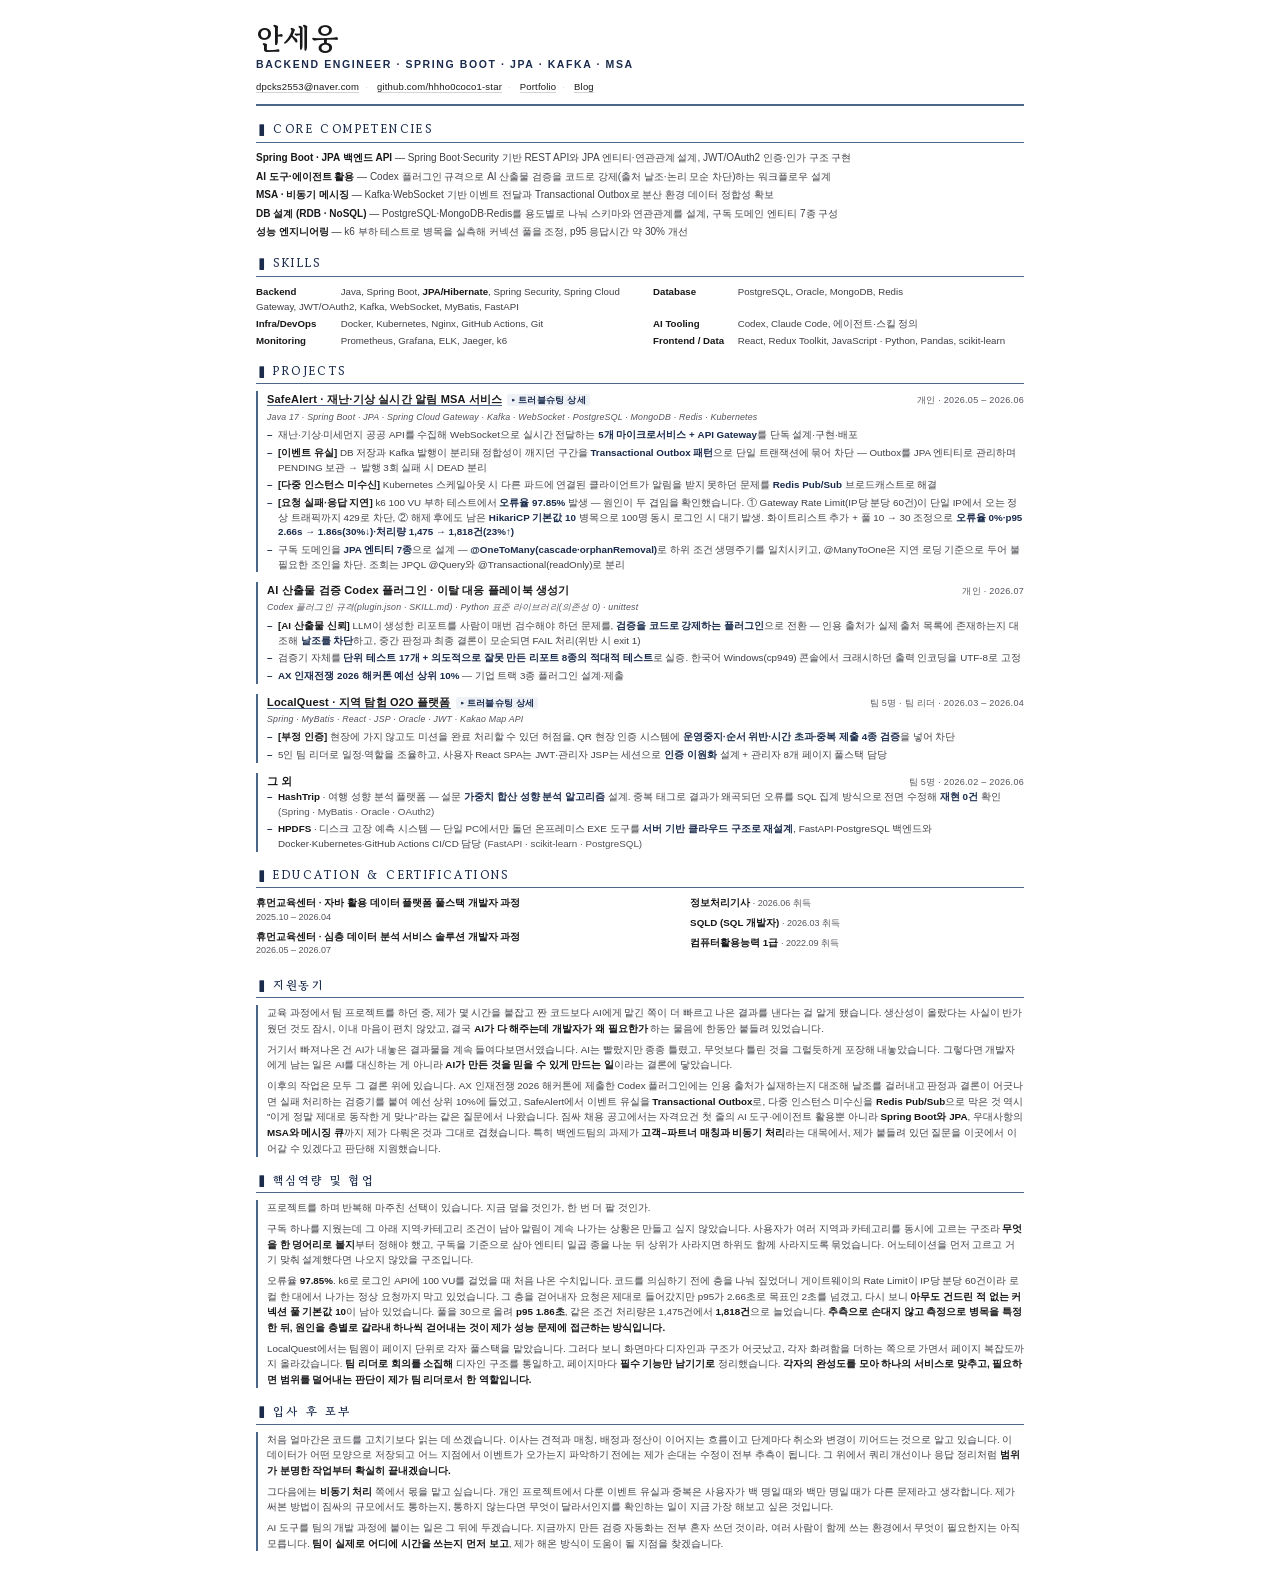
<file: summary-zimssa.html>
<!DOCTYPE html>
<html lang="ko">
<head>
  <meta charset="UTF-8" />
  <meta name="viewport" content="width=device-width, initial-scale=1.0" />
  <title>안세웅 · 백엔드 개발자 지원 요약 | Spring Boot · JPA · MSA</title>
  <meta name="description" content="Spring Boot·JPA·Kafka·MSA 중심 백엔드 개발자 안세웅의 핵심 역량·프로젝트·자격을 A4 한 장으로 정리한 요약본." />
  <meta name="author" content="안세웅" />
  <meta name="robots" content="noindex" />

  <link rel="preconnect" href="https://fonts.googleapis.com" />
  <link rel="preconnect" href="https://fonts.gstatic.com" crossorigin />
  <link href="https://fonts.googleapis.com/css2?family=Gowun+Batang:wght@400;700&display=swap" rel="stylesheet" />

  <style>
    @page { size: A4; margin: 12mm 14mm; }
    *{margin:0;padding:0;box-sizing:border-box;}
    :root{
      --ink:#18181b;
      --accent:#1a2b4c;      /* 다크 네이비 — 진한 톤, 인쇄 가독성 우선 */
      --accent-line:#4a6789; /* 미드 네이비 — 보더·장식용 (텍스트 아님) */
      --mid:#52525b;
      --soft:#3f3f46;
      --line:#d4d4d8;
      --chipbg:#eef1f6;
      --chipink:#2d4463;
      --serif:'Gowun Batang','Batang','바탕',Georgia,'Times New Roman',serif;
    }
    html{-webkit-print-color-adjust:exact;print-color-adjust:exact;}
    body{
      font-family:"Malgun Gothic","맑은 고딕",-apple-system,"Segoe UI",sans-serif;
      color:var(--ink);font-size:10.5px;line-height:1.55;background:#fff;
    }
    .page{max-width:820px;margin:0 auto;padding:22px 26px;}

    /* header */
    header{border-bottom:2.5px solid var(--accent-line);padding-bottom:10px;margin-bottom:14px;}
    .name{font-family:var(--serif);font-size:29px;font-weight:700;letter-spacing:1px;line-height:1.05;}
    .headline{font-size:10.5px;color:var(--accent);font-weight:700;letter-spacing:1.6px;text-transform:uppercase;margin-top:4px;}
    .contact{font-size:9.5px;color:var(--mid);margin-top:7px;letter-spacing:.2px;}
    .contact a{color:var(--ink);text-decoration:none;border-bottom:1px solid var(--line);}
    .contact .sep{color:var(--line);margin:0 6px;}

    /* section */
    section{margin-top:15px;}
    h2{font-family:var(--serif);font-size:11.5px;color:var(--accent);font-weight:700;text-transform:uppercase;letter-spacing:2.4px;
       padding-bottom:3px;margin-bottom:7px;border-bottom:1.2px solid var(--accent-line);}
    h2::before{content:"▍";margin-right:3px;}

    /* core competencies */
    .cc{display:flex;flex-direction:column;gap:3px;}
    .cc-row{font-size:10px;color:var(--soft);}
    .cc-row b{color:var(--ink);font-weight:800;}

    /* skills */
    .skills{display:grid;grid-template-columns:1fr 1fr;gap:2px 26px;}
    .sk{font-size:9.7px;color:var(--soft);}
    .sk b{display:inline-block;min-width:82px;color:var(--ink);font-weight:800;}

    /* projects */
    .item{margin-bottom:10px;padding-left:9px;border-left:2px solid var(--accent-line);}
    .item:last-child{margin-bottom:0;}
    .ihead{display:flex;justify-content:space-between;align-items:baseline;gap:12px;}
    .ititle{font-size:11px;font-weight:800;color:var(--ink);letter-spacing:.2px;}
    .ititle a{color:inherit;text-decoration:none;border-bottom:1px solid var(--accent-line);}
    .deep{font-size:8.6px;font-weight:700;color:var(--accent);letter-spacing:.3px;white-space:nowrap;
          background:var(--chipbg);border-radius:2px;padding:1px 4px;margin-left:5px;}
    .imeta{font-size:9px;color:var(--mid);white-space:nowrap;letter-spacing:.3px;}
    .istack{font-size:8.8px;color:var(--mid);font-style:italic;margin:2px 0 4px;letter-spacing:.2px;}
    ul{list-style:none;}
    li{position:relative;padding-left:11px;font-size:9.8px;color:var(--soft);margin-bottom:3px;line-height:1.5;}
    li::before{content:"–";position:absolute;left:0;color:var(--accent);font-weight:700;}
    .m{font-weight:800;color:var(--accent);}
    .pb{font-weight:800;color:var(--ink);}

    /* education / certs 2-col */
    .two{display:grid;grid-template-columns:1.1fr .9fr;gap:0 26px;}
    .ed{font-size:9.8px;margin-bottom:4px;}
    .ed .t{font-weight:700;color:var(--ink);}
    .ed .m2{color:var(--mid);font-size:9px;}
    .cert{font-size:9.8px;margin-bottom:4px;}
    .cert .t{font-weight:700;color:var(--ink);}
    .cert .m2{color:var(--mid);font-size:9px;}

    /* motivation */
    .mot{font-size:9.8px;color:var(--soft);line-height:1.6;padding-left:9px;border-left:2px solid var(--accent-line);}
    .mot b{color:var(--ink);font-weight:800;}
    .mot p{margin-bottom:5px;}
    .mot p:last-child{margin-bottom:0;}
  </style>
</head>
<body>
  <div class="page">

    <header>
      <div class="name">안세웅</div>
      <div class="headline">Backend Engineer · Spring Boot · JPA · Kafka · MSA</div>
      <div class="contact">
        <a href="mailto:dpcks2553@naver.com">dpcks2553@naver.com</a><span class="sep">·</span>
        <a href="https://github.com/hhho0coco1-star">github.com/hhho0coco1-star</a><span class="sep">·</span>
        <a href="https://hhho0coco1-star.github.io/portfolio/">Portfolio</a><span class="sep">·</span>
        <a href="https://velog.io/@hhho0coco1-star/posts">Blog</a>
      </div>
    </header>

    <section>
      <h2>Core Competencies</h2>
      <div class="cc">
        <div class="cc-row"><b>Spring Boot · JPA 백엔드 API</b> — Spring Boot·Security 기반 REST API와 JPA 엔티티·연관관계 설계, JWT/OAuth2 인증·인가 구조 구현</div>
        <div class="cc-row"><b>AI 도구·에이전트 활용</b> — Codex 플러그인 규격으로 AI 산출물 검증을 코드로 강제(출처 날조·논리 모순 차단)하는 워크플로우 설계</div>
        <div class="cc-row"><b>MSA · 비동기 메시징</b> — Kafka·WebSocket 기반 이벤트 전달과 Transactional Outbox로 분산 환경 데이터 정합성 확보</div>
        <div class="cc-row"><b>DB 설계 (RDB · NoSQL)</b> — PostgreSQL·MongoDB·Redis를 용도별로 나눠 스키마와 연관관계를 설계, 구독 도메인 엔티티 7종 구성</div>
        <div class="cc-row"><b>성능 엔지니어링</b> — k6 부하 테스트로 병목을 실측해 커넥션 풀을 조정, p95 응답시간 약 30% 개선</div>
      </div>
    </section>

    <section>
      <h2>Skills</h2>
      <div class="skills">
        <div class="sk"><b>Backend</b> Java, Spring Boot, <span class="pb">JPA/Hibernate</span>, Spring Security, Spring Cloud Gateway, JWT/OAuth2, Kafka, WebSocket, MyBatis, FastAPI</div>
        <div class="sk"><b>Database</b> PostgreSQL, Oracle, MongoDB, Redis</div>
        <div class="sk"><b>Infra/DevOps</b> Docker, Kubernetes, Nginx, GitHub Actions, Git</div>
        <div class="sk"><b>AI Tooling</b> Codex, Claude Code, 에이전트·스킬 정의</div>
        <div class="sk"><b>Monitoring</b> Prometheus, Grafana, ELK, Jaeger, k6</div>
        <div class="sk"><b>Frontend / Data</b> React, Redux Toolkit, JavaScript · Python, Pandas, scikit-learn</div>
      </div>
    </section>

    <section>
      <h2>Projects</h2>

      <div class="item">
        <div class="ihead">
          <span class="ititle"><a href="https://hhho0coco1-star.github.io/portfolio/safealert.html">SafeAlert · 재난·기상 실시간 알림 MSA 서비스</a><span class="deep">▸ 트러블슈팅 상세</span></span>
          <span class="imeta">개인 · 2026.05 – 2026.06</span>
        </div>
        <div class="istack">Java 17 · Spring Boot · JPA · Spring Cloud Gateway · Kafka · WebSocket · PostgreSQL · MongoDB · Redis · Kubernetes</div>
        <ul>
          <li>재난·기상·미세먼지 공공 API를 수집해 WebSocket으로 실시간 전달하는 <span class="m">5개 마이크로서비스 + API Gateway</span>를 단독 설계·구현·배포</li>
          <li><span class="pb">[이벤트 유실]</span> DB 저장과 Kafka 발행이 분리돼 정합성이 깨지던 구간을 <span class="m">Transactional Outbox 패턴</span>으로 단일 트랜잭션에 묶어 차단 — Outbox를 JPA 엔티티로 관리하며 PENDING 보관 → 발행 3회 실패 시 DEAD 분리</li>
          <li><span class="pb">[다중 인스턴스 미수신]</span> Kubernetes 스케일아웃 시 다른 파드에 연결된 클라이언트가 알림을 받지 못하던 문제를 <span class="m">Redis Pub/Sub</span> 브로드캐스트로 해결</li>
          <li><span class="pb">[요청 실패·응답 지연]</span> k6 100 VU 부하 테스트에서 <span class="m">오류율 97.85%</span> 발생 — 원인이 두 겹임을 확인했습니다. ① Gateway Rate Limit(IP당 분당 60건)이 단일 IP에서 오는 정상 트래픽까지 429로 차단, ② 해제 후에도 남은 <span class="m">HikariCP 기본값 10</span> 병목으로 100명 동시 로그인 시 대기 발생. 화이트리스트 추가 + 풀 10 → 30 조정으로 <span class="m">오류율 0%·p95 2.66s → 1.86s(30%↓)·처리량 1,475 → 1,818건(23%↑)</span></li>
          <li>구독 도메인을 <span class="m">JPA 엔티티 7종</span>으로 설계 — <span class="m">@OneToMany(cascade·orphanRemoval)</span>로 하위 조건 생명주기를 일치시키고, @ManyToOne은 지연 로딩 기준으로 두어 불필요한 조인을 차단. 조회는 JPQL @Query와 @Transactional(readOnly)로 분리</li>
        </ul>
      </div>

      <div class="item">
        <div class="ihead">
          <span class="ititle">AI 산출물 검증 Codex 플러그인 · 이탈 대응 플레이북 생성기</span>
          <span class="imeta">개인 · 2026.07</span>
        </div>
        <div class="istack">Codex 플러그인 규격(plugin.json · SKILL.md) · Python 표준 라이브러리(의존성 0) · unittest</div>
        <ul>
          <li><span class="pb">[AI 산출물 신뢰]</span> LLM이 생성한 리포트를 사람이 매번 검수해야 하던 문제를, <span class="m">검증을 코드로 강제하는 플러그인</span>으로 전환 — 인용 출처가 실제 출처 목록에 존재하는지 대조해 <span class="m">날조를 차단</span>하고, 중간 판정과 최종 결론이 모순되면 FAIL 처리(위반 시 exit 1)</li>
          <li>검증기 자체를 <span class="m">단위 테스트 17개 + 의도적으로 잘못 만든 리포트 8종의 적대적 테스트</span>로 실증. 한국어 Windows(cp949) 콘솔에서 크래시하던 출력 인코딩을 UTF-8로 고정</li>
          <li><span class="m">AX 인재전쟁 2026 해커톤 예선 상위 10%</span> — 기업 트랙 3종 플러그인 설계·제출</li>
        </ul>
      </div>

      <div class="item">
        <div class="ihead">
          <span class="ititle"><a href="https://hhho0coco1-star.github.io/portfolio/localquest.html">LocalQuest · 지역 탐험 O2O 플랫폼</a><span class="deep">▸ 트러블슈팅 상세</span></span>
          <span class="imeta">팀 5명 · 팀 리더 · 2026.03 – 2026.04</span>
        </div>
        <div class="istack">Spring · MyBatis · React · JSP · Oracle · JWT · Kakao Map API</div>
        <ul>
          <li><span class="pb">[부정 인증]</span> 현장에 가지 않고도 미션을 완료 처리할 수 있던 허점을, QR 현장 인증 시스템에 <span class="m">운영중지·순서 위반·시간 초과·중복 제출 4종 검증</span>을 넣어 차단</li>
          <li>5인 팀 리더로 일정·역할을 조율하고, 사용자 React SPA는 JWT·관리자 JSP는 세션으로 <span class="m">인증 이원화</span> 설계 + 관리자 8개 페이지 풀스택 담당</li>
        </ul>
      </div>

      <div class="item">
        <div class="ihead">
          <span class="ititle">그 외</span>
          <span class="imeta">팀 5명 · 2026.02 – 2026.06</span>
        </div>
        <ul>
          <li><span class="pb">HashTrip</span> · 여행 성향 분석 플랫폼 — 설문 <span class="m">가중치 합산 성향 분석 알고리즘</span> 설계. 중복 태그로 결과가 왜곡되던 오류를 SQL 집계 방식으로 전면 수정해 <span class="m">재현 0건</span> 확인 <span style="color:var(--mid)">(Spring · MyBatis · Oracle · OAuth2)</span></li>
          <li><span class="pb">HPDFS</span> · 디스크 고장 예측 시스템 — 단일 PC에서만 돌던 온프레미스 EXE 도구를 <span class="m">서버 기반 클라우드 구조로 재설계</span>, FastAPI·PostgreSQL 백엔드와 Docker·Kubernetes·GitHub Actions CI/CD 담당 <span style="color:var(--mid)">(FastAPI · scikit-learn · PostgreSQL)</span></li>
        </ul>
      </div>

    </section>

    <section>
      <h2>Education &amp; Certifications</h2>
      <div class="two">
        <div>
          <div class="ed"><span class="t">휴먼교육센터 · 자바 활용 데이터 플랫폼 풀스택 개발자 과정</span><div class="m2">2025.10 – 2026.04</div></div>
          <div class="ed"><span class="t">휴먼교육센터 · 심층 데이터 분석 서비스 솔루션 개발자 과정</span><div class="m2">2026.05 – 2026.07</div></div>
        </div>
        <div>
          <div class="cert"><span class="t">정보처리기사</span> <span class="m2">· 2026.06 취득</span></div>
          <div class="cert"><span class="t">SQLD (SQL 개발자)</span> <span class="m2">· 2026.03 취득</span></div>
          <div class="cert"><span class="t">컴퓨터활용능력 1급</span> <span class="m2">· 2022.09 취득</span></div>
        </div>
      </div>
    </section>

    <section>
      <h2>지원동기</h2>
      <div class="mot">
        <p>교육 과정에서 팀 프로젝트를 하던 중, 제가 몇 시간을 붙잡고 짠 코드보다 AI에게 맡긴 쪽이 더 빠르고 나은 결과를 낸다는 걸 알게 됐습니다. 생산성이 올랐다는 사실이 반가웠던 것도 잠시, 이내 마음이 편치 않았고, 결국 <b>AI가 다 해주는데 개발자가 왜 필요한가</b> 하는 물음에 한동안 붙들려 있었습니다.</p>
        <p>거기서 빠져나온 건 AI가 내놓은 결과물을 계속 들여다보면서였습니다. AI는 빨랐지만 종종 틀렸고, 무엇보다 틀린 것을 그럴듯하게 포장해 내놓았습니다. 그렇다면 개발자에게 남는 일은 AI를 대신하는 게 아니라 <b>AI가 만든 것을 믿을 수 있게 만드는 일</b>이라는 결론에 닿았습니다.</p>
        <p>이후의 작업은 모두 그 결론 위에 있습니다. AX 인재전쟁 2026 해커톤에 제출한 Codex 플러그인에는 인용 출처가 실재하는지 대조해 날조를 걸러내고 판정과 결론이 어긋나면 실패 처리하는 검증기를 붙여 예선 상위 10%에 들었고, SafeAlert에서 이벤트 유실을 <b>Transactional Outbox</b>로, 다중 인스턴스 미수신을 <b>Redis Pub/Sub</b>으로 막은 것 역시 "이게 정말 제대로 동작한 게 맞나"라는 같은 질문에서 나왔습니다. 짐싸 채용 공고에서는 자격요건 첫 줄의 AI 도구·에이전트 활용뿐 아니라 <b>Spring Boot와 JPA</b>, 우대사항의 <b>MSA와 메시징 큐</b>까지 제가 다뤄온 것과 그대로 겹쳤습니다. 특히 백엔드팀의 과제가 <b>고객–파트너 매칭과 비동기 처리</b>라는 대목에서, 제가 붙들려 있던 질문을 이곳에서 이어갈 수 있겠다고 판단해 지원했습니다.</p>
      </div>
    </section>

    <section>
      <h2>핵심역량 및 협업</h2>
      <div class="mot">
        <p>프로젝트를 하며 반복해 마주친 선택이 있습니다. 지금 덮을 것인가, 한 번 더 팔 것인가.</p>
        <p>구독 하나를 지웠는데 그 아래 지역·카테고리 조건이 남아 알림이 계속 나가는 상황은 만들고 싶지 않았습니다. 사용자가 여러 지역과 카테고리를 동시에 고르는 구조라 <b>무엇을 한 덩어리로 볼지</b>부터 정해야 했고, 구독을 기준으로 삼아 엔티티 일곱 종을 나눈 뒤 상위가 사라지면 하위도 함께 사라지도록 묶었습니다. 어노테이션을 먼저 고르고 거기 맞춰 설계했다면 나오지 않았을 구조입니다.</p>
        <p>오류율 <b>97.85%</b>. k6로 로그인 API에 100 VU를 걸었을 때 처음 나온 수치입니다. 코드를 의심하기 전에 층을 나눠 짚었더니 게이트웨이의 Rate Limit이 IP당 분당 60건이라 로컬 한 대에서 나가는 정상 요청까지 막고 있었습니다. 그 층을 걷어내자 요청은 제대로 들어갔지만 p95가 2.66초로 목표인 2초를 넘겼고, 다시 보니 <b>아무도 건드린 적 없는 커넥션 풀 기본값 10</b>이 남아 있었습니다. 풀을 30으로 올려 <b>p95 1.86초</b>, 같은 조건 처리량은 1,475건에서 <b>1,818건</b>으로 늘었습니다. <b>추측으로 손대지 않고 측정으로 병목을 특정한 뒤, 원인을 층별로 갈라내 하나씩 걷어내는 것이 제가 성능 문제에 접근하는 방식입니다.</b></p>
        <p>LocalQuest에서는 팀원이 페이지 단위로 각자 풀스택을 맡았습니다. 그러다 보니 화면마다 디자인과 구조가 어긋났고, 각자 화려함을 더하는 쪽으로 가면서 페이지 복잡도까지 올라갔습니다. <b>팀 리더로 회의를 소집해</b> 디자인 구조를 통일하고, 페이지마다 <b>필수 기능만 남기기로</b> 정리했습니다. <b>각자의 완성도를 모아 하나의 서비스로 맞추고, 필요하면 범위를 덜어내는 판단이 제가 팀 리더로서 한 역할입니다.</b></p>
      </div>
    </section>

    <section>
      <h2>입사 후 포부</h2>
      <div class="mot">
        <p>처음 얼마간은 코드를 고치기보다 읽는 데 쓰겠습니다. 이사는 견적과 매칭, 배정과 정산이 이어지는 흐름이고 단계마다 취소와 변경이 끼어드는 것으로 알고 있습니다. 이 데이터가 어떤 모양으로 저장되고 어느 지점에서 이벤트가 오가는지 파악하기 전에는 제가 손대는 수정이 전부 추측이 됩니다. 그 위에서 쿼리 개선이나 응답 정리처럼 <b>범위가 분명한 작업부터 확실히 끝내겠습니다.</b></p>
        <p>그다음에는 <b>비동기 처리</b> 쪽에서 몫을 맡고 싶습니다. 개인 프로젝트에서 다룬 이벤트 유실과 중복은 사용자가 백 명일 때와 백만 명일 때가 다른 문제라고 생각합니다. 제가 써본 방법이 짐싸의 규모에서도 통하는지, 통하지 않는다면 무엇이 달라서인지를 확인하는 일이 지금 가장 해보고 싶은 것입니다.</p>
        <p>AI 도구를 팀의 개발 과정에 붙이는 일은 그 뒤에 두겠습니다. 지금까지 만든 검증 자동화는 전부 혼자 쓰던 것이라, 여러 사람이 함께 쓰는 환경에서 무엇이 필요한지는 아직 모릅니다. <b>팀이 실제로 어디에 시간을 쓰는지 먼저 보고</b>, 제가 해온 방식이 도움이 될 지점을 찾겠습니다.</p>
      </div>
    </section>

  </div>
</body>
</html>
</file>
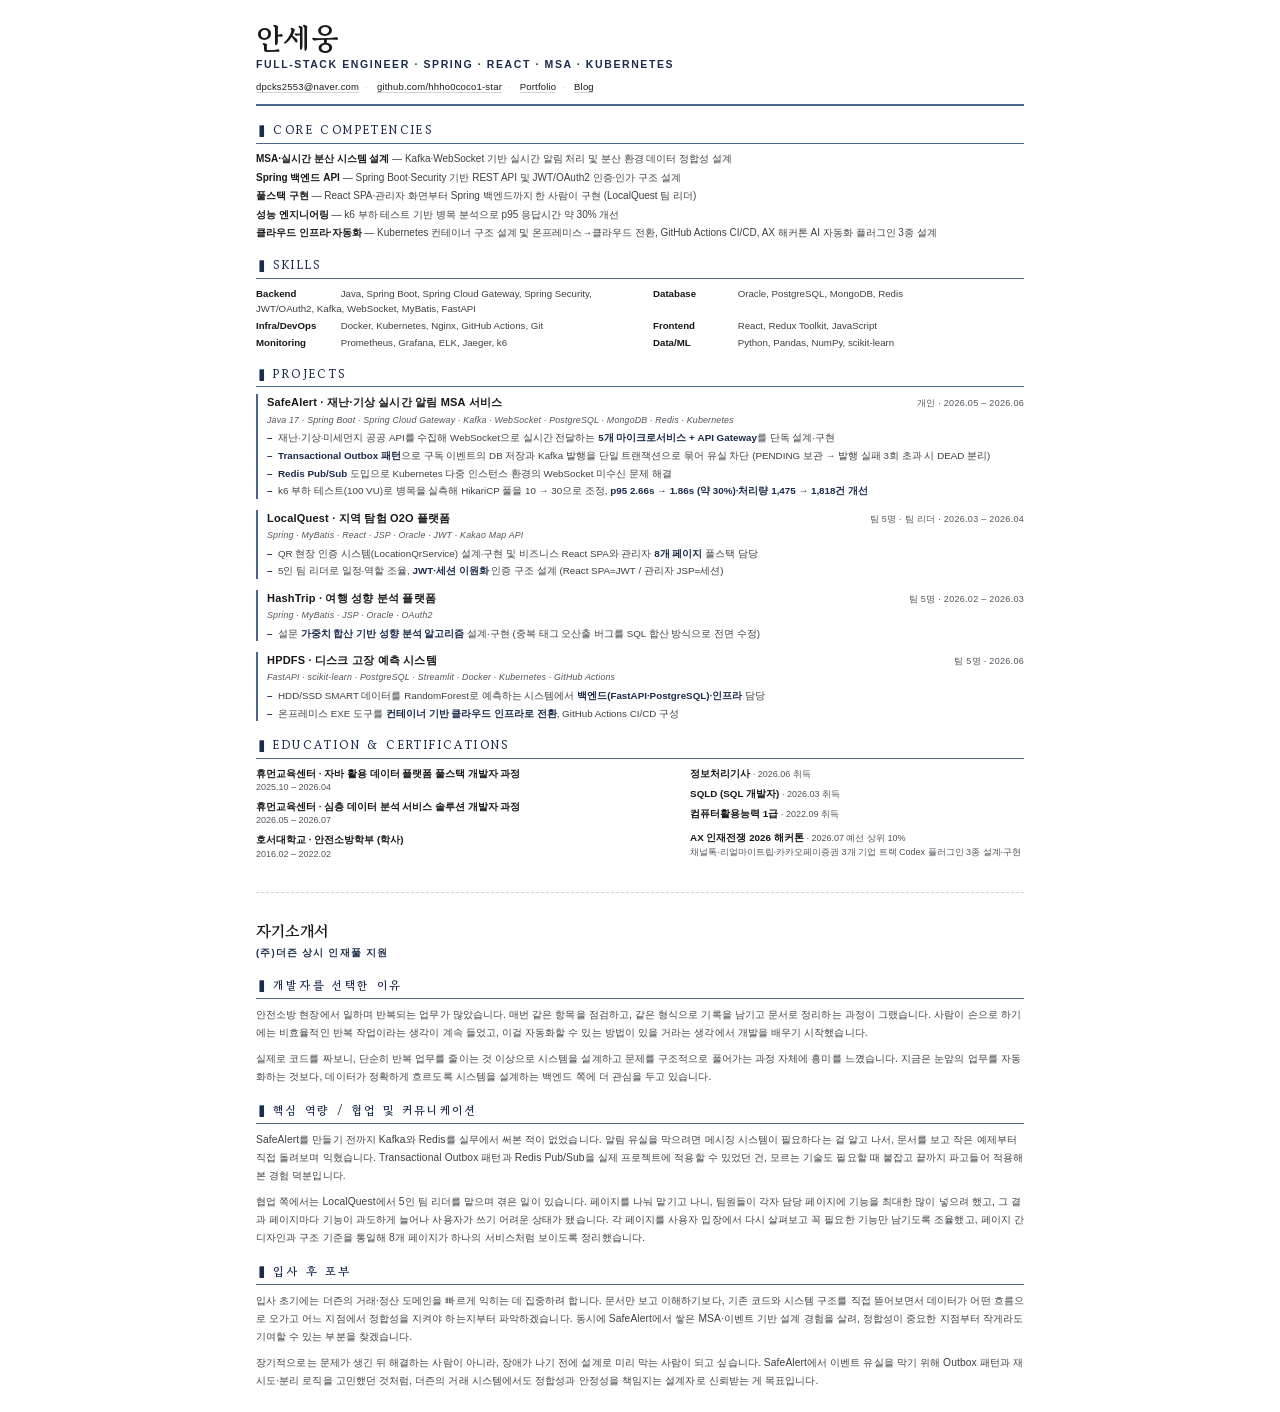
<file: summary.html>
<!DOCTYPE html>
<html lang="ko">
<head>
  <meta charset="UTF-8" />
  <meta name="viewport" content="width=device-width, initial-scale=1.0" />
  <title>안세웅 · 포트폴리오 요약 | Full-Stack Engineer</title>
  <meta name="description" content="Spring·MSA·Kafka·Kubernetes 중심 풀스택 개발자 안세웅의 핵심 역량·프로젝트·자격을 A4 한 장으로 정리한 요약본." />
  <meta name="author" content="안세웅" />
  <meta property="og:type" content="website" />
  <meta property="og:url" content="https://hhho0coco1-star.github.io/portfolio/summary.html" />
  <meta property="og:title" content="안세웅 · 포트폴리오 요약 (A4 1장) | Full-Stack Engineer" />
  <meta property="og:description" content="Spring·MSA·Kafka·Kubernetes 중심 풀스택 개발자 안세웅의 핵심 역량·프로젝트·자격을 A4 한 장으로 정리한 요약본." />
  <meta property="og:locale" content="ko_KR" />
  <meta name="twitter:card" content="summary" />

  <link rel="preconnect" href="https://fonts.googleapis.com" />
  <link rel="preconnect" href="https://fonts.gstatic.com" crossorigin />
  <link href="https://fonts.googleapis.com/css2?family=Gowun+Batang:wght@400;700&display=swap" rel="stylesheet" />

  <style>
    @page { size: A4; margin: 12mm 14mm; }
    *{margin:0;padding:0;box-sizing:border-box;}
    :root{
      --ink:#18181b;
      --accent:#1a2b4c;      /* 다크 네이비 — 진한 톤, 인쇄 가독성 우선 */
      --accent-line:#4a6789; /* 미드 네이비 — 보더·장식용 (텍스트 아님) */
      --mid:#52525b;
      --soft:#3f3f46;
      --line:#d4d4d8;
      --chipbg:#eef1f6;
      --chipink:#2d4463;
      --serif:'Gowun Batang','Batang','바탕',Georgia,'Times New Roman',serif;
    }
    html{-webkit-print-color-adjust:exact;print-color-adjust:exact;}
    body{
      font-family:"Malgun Gothic","맑은 고딕",-apple-system,"Segoe UI",sans-serif;
      color:var(--ink);font-size:10.5px;line-height:1.55;background:#fff;
    }
    .page{max-width:820px;margin:0 auto;padding:22px 26px;}

    /* header */
    header{border-bottom:2.5px solid var(--accent-line);padding-bottom:10px;margin-bottom:14px;}
    .name{font-family:var(--serif);font-size:29px;font-weight:700;letter-spacing:1px;line-height:1.05;}
    .headline{font-size:10.5px;color:var(--accent);font-weight:700;letter-spacing:1.6px;text-transform:uppercase;margin-top:4px;}
    .contact{font-size:9.5px;color:var(--mid);margin-top:7px;letter-spacing:.2px;}
    .contact a{color:var(--ink);text-decoration:none;border-bottom:1px solid var(--line);}
    .contact .sep{color:var(--line);margin:0 6px;}

    /* section */
    section{margin-top:16px;}
    h2{font-family:var(--serif);font-size:11.5px;color:var(--accent);font-weight:700;text-transform:uppercase;letter-spacing:2.4px;
       padding-bottom:3px;margin-bottom:7px;border-bottom:1.2px solid var(--accent-line);}
    h2::before{content:"▍";margin-right:3px;}

    /* core competencies */
    .cc{display:flex;flex-direction:column;gap:3px;}
    .cc-row{font-size:10px;color:var(--soft);}
    .cc-row b{color:var(--ink);font-weight:800;}

    /* skills */
    .skills{display:grid;grid-template-columns:1fr 1fr;gap:2px 26px;}
    .sk{font-size:9.7px;color:var(--soft);}
    .sk b{display:inline-block;min-width:82px;color:var(--ink);font-weight:800;}

    /* projects */
    .item{margin-bottom:11px;padding-left:9px;border-left:2px solid var(--accent-line);}
    .item:last-child{margin-bottom:0;}
    .ihead{display:flex;justify-content:space-between;align-items:baseline;gap:12px;}
    .ititle{font-size:11px;font-weight:800;color:var(--ink);letter-spacing:.2px;}
    .imeta{font-size:9px;color:var(--mid);white-space:nowrap;letter-spacing:.3px;}
    .istack{font-size:8.8px;color:var(--mid);font-style:italic;margin:2px 0 4px;letter-spacing:.2px;}
    ul{list-style:none;}
    li{position:relative;padding-left:11px;font-size:9.8px;color:var(--soft);margin-bottom:3px;line-height:1.5;}
    li::before{content:"–";position:absolute;left:0;color:var(--accent);font-weight:700;}
    .m{font-weight:800;color:var(--accent);}

    /* education / certs 2-col */
    .two{display:grid;grid-template-columns:1.1fr .9fr;gap:0 26px;}
    .ed{font-size:9.8px;margin-bottom:4px;}
    .ed .t{font-weight:700;color:var(--ink);}
    .ed .m2{color:var(--mid);font-size:9px;}
    .cert{font-size:9.8px;margin-bottom:4px;}
    .cert .t{font-weight:700;color:var(--ink);}
    .cert .m2{color:var(--mid);font-size:9px;}

    /* cover letter page */
    .page-break{break-before:page;page-break-before:always;margin-top:26px;padding-top:26px;border-top:1px dashed var(--line);}
    @media print{.page-break{border-top:none;padding-top:0;}}
    .cl-header{margin-bottom:14px;}
    .cl-title{font-family:var(--serif);font-size:16px;font-weight:700;color:var(--ink);}
    .cl-sub{font-size:9.5px;color:var(--accent);font-weight:700;letter-spacing:1.2px;text-transform:uppercase;margin-top:3px;}
    .cl-p{font-size:10.3px;color:var(--soft);line-height:1.75;margin-bottom:8px;letter-spacing:.1px;}
    .cl-p:last-child{margin-bottom:0;}
  </style>
</head>
<body>
  <div class="page">

    <header>
      <div class="name">안세웅</div>
      <div class="headline">Full-Stack Engineer · Spring · React · MSA · Kubernetes</div>
      <div class="contact">
        <a href="mailto:dpcks2553@naver.com">dpcks2553@naver.com</a><span class="sep">·</span>
        <a href="https://github.com/hhho0coco1-star">github.com/hhho0coco1-star</a><span class="sep">·</span>
        <a href="https://hhho0coco1-star.github.io/portfolio/">Portfolio</a><span class="sep">·</span>
        <a href="https://velog.io/@hhho0coco1-star/posts">Blog</a>
      </div>
    </header>

    <section>
      <h2>Core Competencies</h2>
      <div class="cc">
        <div class="cc-row"><b>MSA·실시간 분산 시스템 설계</b> — Kafka·WebSocket 기반 실시간 알림 처리 및 분산 환경 데이터 정합성 설계</div>
        <div class="cc-row"><b>Spring 백엔드 API</b> — Spring Boot·Security 기반 REST API 및 JWT/OAuth2 인증·인가 구조 설계</div>
        <div class="cc-row"><b>풀스택 구현</b> — React SPA·관리자 화면부터 Spring 백엔드까지 한 사람이 구현 (LocalQuest 팀 리더)</div>
        <div class="cc-row"><b>성능 엔지니어링</b> — k6 부하 테스트 기반 병목 분석으로 p95 응답시간 약 30% 개선</div>
        <div class="cc-row"><b>클라우드 인프라·자동화</b> — Kubernetes 컨테이너 구조 설계 및 온프레미스→클라우드 전환, GitHub Actions CI/CD, AX 해커톤 AI 자동화 플러그인 3종 설계</div>
      </div>
    </section>

    <section>
      <h2>Skills</h2>
      <div class="skills">
        <div class="sk"><b>Backend</b> Java, Spring Boot, Spring Cloud Gateway, Spring Security, JWT/OAuth2, Kafka, WebSocket, MyBatis, FastAPI</div>
        <div class="sk"><b>Database</b> Oracle, PostgreSQL, MongoDB, Redis</div>
        <div class="sk"><b>Infra/DevOps</b> Docker, Kubernetes, Nginx, GitHub Actions, Git</div>
        <div class="sk"><b>Frontend</b> React, Redux Toolkit, JavaScript</div>
        <div class="sk"><b>Monitoring</b> Prometheus, Grafana, ELK, Jaeger, k6</div>
        <div class="sk"><b>Data/ML</b> Python, Pandas, NumPy, scikit-learn</div>
      </div>
    </section>

    <section>
      <h2>Projects</h2>

      <div class="item">
        <div class="ihead">
          <span class="ititle">SafeAlert · 재난·기상 실시간 알림 MSA 서비스</span>
          <span class="imeta">개인 · 2026.05 – 2026.06</span>
        </div>
        <div class="istack">Java 17 · Spring Boot · Spring Cloud Gateway · Kafka · WebSocket · PostgreSQL · MongoDB · Redis · Kubernetes</div>
        <ul>
          <li>재난·기상·미세먼지 공공 API를 수집해 WebSocket으로 실시간 전달하는 <span class="m">5개 마이크로서비스 + API Gateway</span>를 단독 설계·구현</li>
          <li><span class="m">Transactional Outbox 패턴</span>으로 구독 이벤트의 DB 저장과 Kafka 발행을 단일 트랜잭션으로 묶어 유실 차단 (PENDING 보관 → 발행 실패 3회 초과 시 DEAD 분리)</li>
          <li><span class="m">Redis Pub/Sub</span> 도입으로 Kubernetes 다중 인스턴스 환경의 WebSocket 미수신 문제 해결</li>
          <li>k6 부하 테스트(100 VU)로 병목을 실측해 HikariCP 풀을 10 → 30으로 조정, <span class="m">p95 2.66s → 1.86s (약 30%)·처리량 1,475 → 1,818건 개선</span></li>
        </ul>
      </div>

      <div class="item">
        <div class="ihead">
          <span class="ititle">LocalQuest · 지역 탐험 O2O 플랫폼</span>
          <span class="imeta">팀 5명 · 팀 리더 · 2026.03 – 2026.04</span>
        </div>
        <div class="istack">Spring · MyBatis · React · JSP · Oracle · JWT · Kakao Map API</div>
        <ul>
          <li>QR 현장 인증 시스템(LocationQrService) 설계·구현 및 비즈니스 React SPA와 관리자 <span class="m">8개 페이지</span> 풀스택 담당</li>
          <li>5인 팀 리더로 일정·역할 조율, <span class="m">JWT·세션 이원화</span> 인증 구조 설계 (React SPA=JWT / 관리자 JSP=세션)</li>
        </ul>
      </div>

      <div class="item">
        <div class="ihead">
          <span class="ititle">HashTrip · 여행 성향 분석 플랫폼</span>
          <span class="imeta">팀 5명 · 2026.02 – 2026.03</span>
        </div>
        <div class="istack">Spring · MyBatis · JSP · Oracle · OAuth2</div>
        <ul>
          <li>설문 <span class="m">가중치 합산 기반 성향 분석 알고리즘</span> 설계·구현 (중복 태그 오산출 버그를 SQL 합산 방식으로 전면 수정)</li>
        </ul>
      </div>

      <div class="item">
        <div class="ihead">
          <span class="ititle">HPDFS · 디스크 고장 예측 시스템</span>
          <span class="imeta">팀 5명 · 2026.06</span>
        </div>
        <div class="istack">FastAPI · scikit-learn · PostgreSQL · Streamlit · Docker · Kubernetes · GitHub Actions</div>
        <ul>
          <li>HDD/SSD SMART 데이터를 RandomForest로 예측하는 시스템에서 <span class="m">백엔드(FastAPI·PostgreSQL)·인프라</span> 담당</li>
          <li>온프레미스 EXE 도구를 <span class="m">컨테이너 기반 클라우드 인프라로 전환</span>, GitHub Actions CI/CD 구성</li>
        </ul>
      </div>
    </section>

    <section>
      <h2>Education &amp; Certifications</h2>
      <div class="two">
        <div>
          <div class="ed"><span class="t">휴먼교육센터 · 자바 활용 데이터 플랫폼 풀스택 개발자 과정</span><div class="m2">2025.10 – 2026.04</div></div>
          <div class="ed"><span class="t">휴먼교육센터 · 심층 데이터 분석 서비스 솔루션 개발자 과정</span><div class="m2">2026.05 – 2026.07</div></div>
          <div class="ed"><span class="t">호서대학교 · 안전소방학부 (학사)</span><div class="m2">2016.02 – 2022.02</div></div>
        </div>
        <div>
          <div class="cert"><span class="t">정보처리기사</span> <span class="m2">· 2026.06 취득</span></div>
          <div class="cert"><span class="t">SQLD (SQL 개발자)</span> <span class="m2">· 2026.03 취득</span></div>
          <div class="cert"><span class="t">컴퓨터활용능력 1급</span> <span class="m2">· 2022.09 취득</span></div>
          <div class="cert" style="margin-top:8px;"><span class="t">AX 인재전쟁 2026 해커톤</span> <span class="m2">· 2026.07 예선 상위 10%</span><div class="m2">채널톡·리얼마이트립·카카오페이증권 3개 기업 트랙 Codex 플러그인 3종 설계·구현</div></div>
        </div>
      </div>
    </section>

    <div class="page-break">
      <div class="cl-header">
        <div class="cl-title">자기소개서</div>
        <div class="cl-sub">(주)더즌 상시 인재풀 지원</div>
      </div>

      <section>
        <h2>개발자를 선택한 이유</h2>
        <p class="cl-p">안전소방 현장에서 일하며 반복되는 업무가 많았습니다. 매번 같은 항목을 점검하고, 같은 형식으로 기록을 남기고 문서로 정리하는 과정이 그랬습니다. 사람이 손으로 하기에는 비효율적인 반복 작업이라는 생각이 계속 들었고, 이걸 자동화할 수 있는 방법이 있을 거라는 생각에서 개발을 배우기 시작했습니다.</p>
        <p class="cl-p">실제로 코드를 짜보니, 단순히 반복 업무를 줄이는 것 이상으로 시스템을 설계하고 문제를 구조적으로 풀어가는 과정 자체에 흥미를 느꼈습니다. 지금은 눈앞의 업무를 자동화하는 것보다, 데이터가 정확하게 흐르도록 시스템을 설계하는 백엔드 쪽에 더 관심을 두고 있습니다.</p>
      </section>

      <section>
        <h2>핵심 역량 / 협업 및 커뮤니케이션</h2>
        <p class="cl-p">SafeAlert를 만들기 전까지 Kafka와 Redis를 실무에서 써본 적이 없었습니다. 알림 유실을 막으려면 메시징 시스템이 필요하다는 걸 알고 나서, 문서를 보고 작은 예제부터 직접 돌려보며 익혔습니다. Transactional Outbox 패턴과 Redis Pub/Sub을 실제 프로젝트에 적용할 수 있었던 건, 모르는 기술도 필요할 때 붙잡고 끝까지 파고들어 적용해본 경험 덕분입니다.</p>
        <p class="cl-p">협업 쪽에서는 LocalQuest에서 5인 팀 리더를 맡으며 겪은 일이 있습니다. 페이지를 나눠 맡기고 나니, 팀원들이 각자 담당 페이지에 기능을 최대한 많이 넣으려 했고, 그 결과 페이지마다 기능이 과도하게 늘어나 사용자가 쓰기 어려운 상태가 됐습니다. 각 페이지를 사용자 입장에서 다시 살펴보고 꼭 필요한 기능만 남기도록 조율했고, 페이지 간 디자인과 구조 기준을 통일해 8개 페이지가 하나의 서비스처럼 보이도록 정리했습니다.</p>
      </section>

      <section>
        <h2>입사 후 포부</h2>
        <p class="cl-p">입사 초기에는 더즌의 거래·정산 도메인을 빠르게 익히는 데 집중하려 합니다. 문서만 보고 이해하기보다, 기존 코드와 시스템 구조를 직접 뜯어보면서 데이터가 어떤 흐름으로 오가고 어느 지점에서 정합성을 지켜야 하는지부터 파악하겠습니다. 동시에 SafeAlert에서 쌓은 MSA·이벤트 기반 설계 경험을 살려, 정합성이 중요한 지점부터 작게라도 기여할 수 있는 부분을 찾겠습니다.</p>
        <p class="cl-p">장기적으로는 문제가 생긴 뒤 해결하는 사람이 아니라, 장애가 나기 전에 설계로 미리 막는 사람이 되고 싶습니다. SafeAlert에서 이벤트 유실을 막기 위해 Outbox 패턴과 재시도·분리 로직을 고민했던 것처럼, 더즌의 거래 시스템에서도 정합성과 안정성을 책임지는 설계자로 신뢰받는 게 목표입니다.</p>
      </section>
    </div>

  </div>
</body>
</html>
</file>
